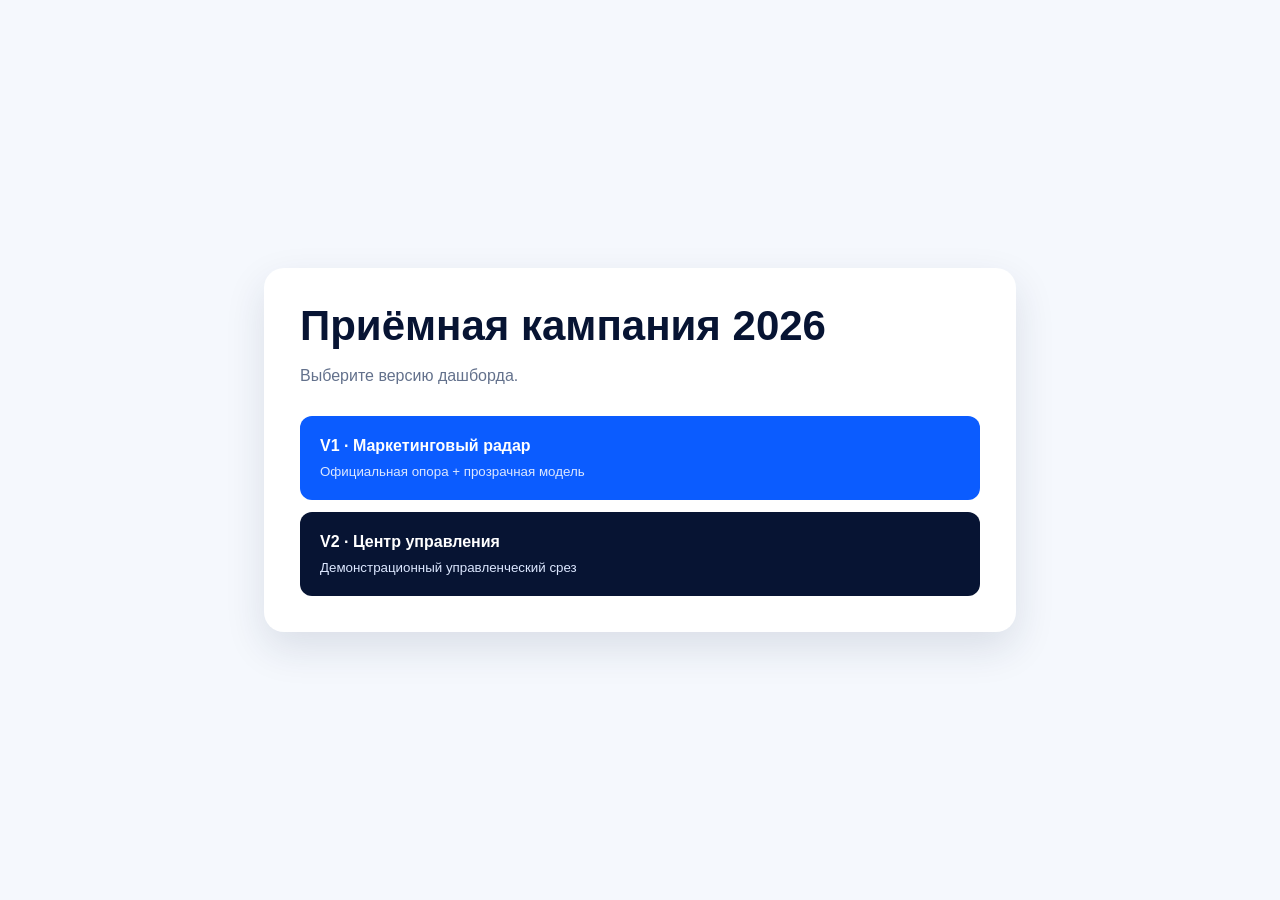
<file: outputs/index.html>
<!doctype html>
<html lang="ru">
  <head>
    <meta charset="utf-8" />
    <meta name="viewport" content="width=device-width, initial-scale=1" />
    <title>Дашборды приёмной кампании 2026</title>
    <style>
      body { margin: 0; min-height: 100vh; display: grid; place-items: center; padding: 24px; box-sizing: border-box; background: #f5f8fd; color: #071433; font: 16px/1.5 Arial, sans-serif; }
      main { width: min(680px, 100%); padding: 36px; border-radius: 20px; background: #fff; box-shadow: 0 16px 40px rgba(21, 41, 77, .12); }
      h1 { margin: 0 0 10px; font-size: clamp(28px, 6vw, 42px); line-height: 1.05; }
      p { color: #63718c; }
      nav { display: grid; gap: 12px; margin-top: 28px; }
      a { display: block; padding: 18px 20px; border-radius: 12px; background: #0b5cff; color: #fff; font-weight: 700; text-decoration: none; }
      a + a { background: #071433; }
      small { display: block; margin-top: 4px; color: #dce7ff; font-weight: 400; }
    </style>
  </head>
  <body>
    <main>
      <h1>Приёмная кампания 2026</h1>
      <p>Выберите версию дашборда.</p>
      <nav>
        <a href="./dashboard-v1/">V1 · Маркетинговый радар<small>Официальная опора + прозрачная модель</small></a>
        <a href="./dashboard-v2/">V2 · Центр управления<small>Демонстрационный управленческий срез</small></a>
      </nav>
    </main>
  </body>
</html>
</file>
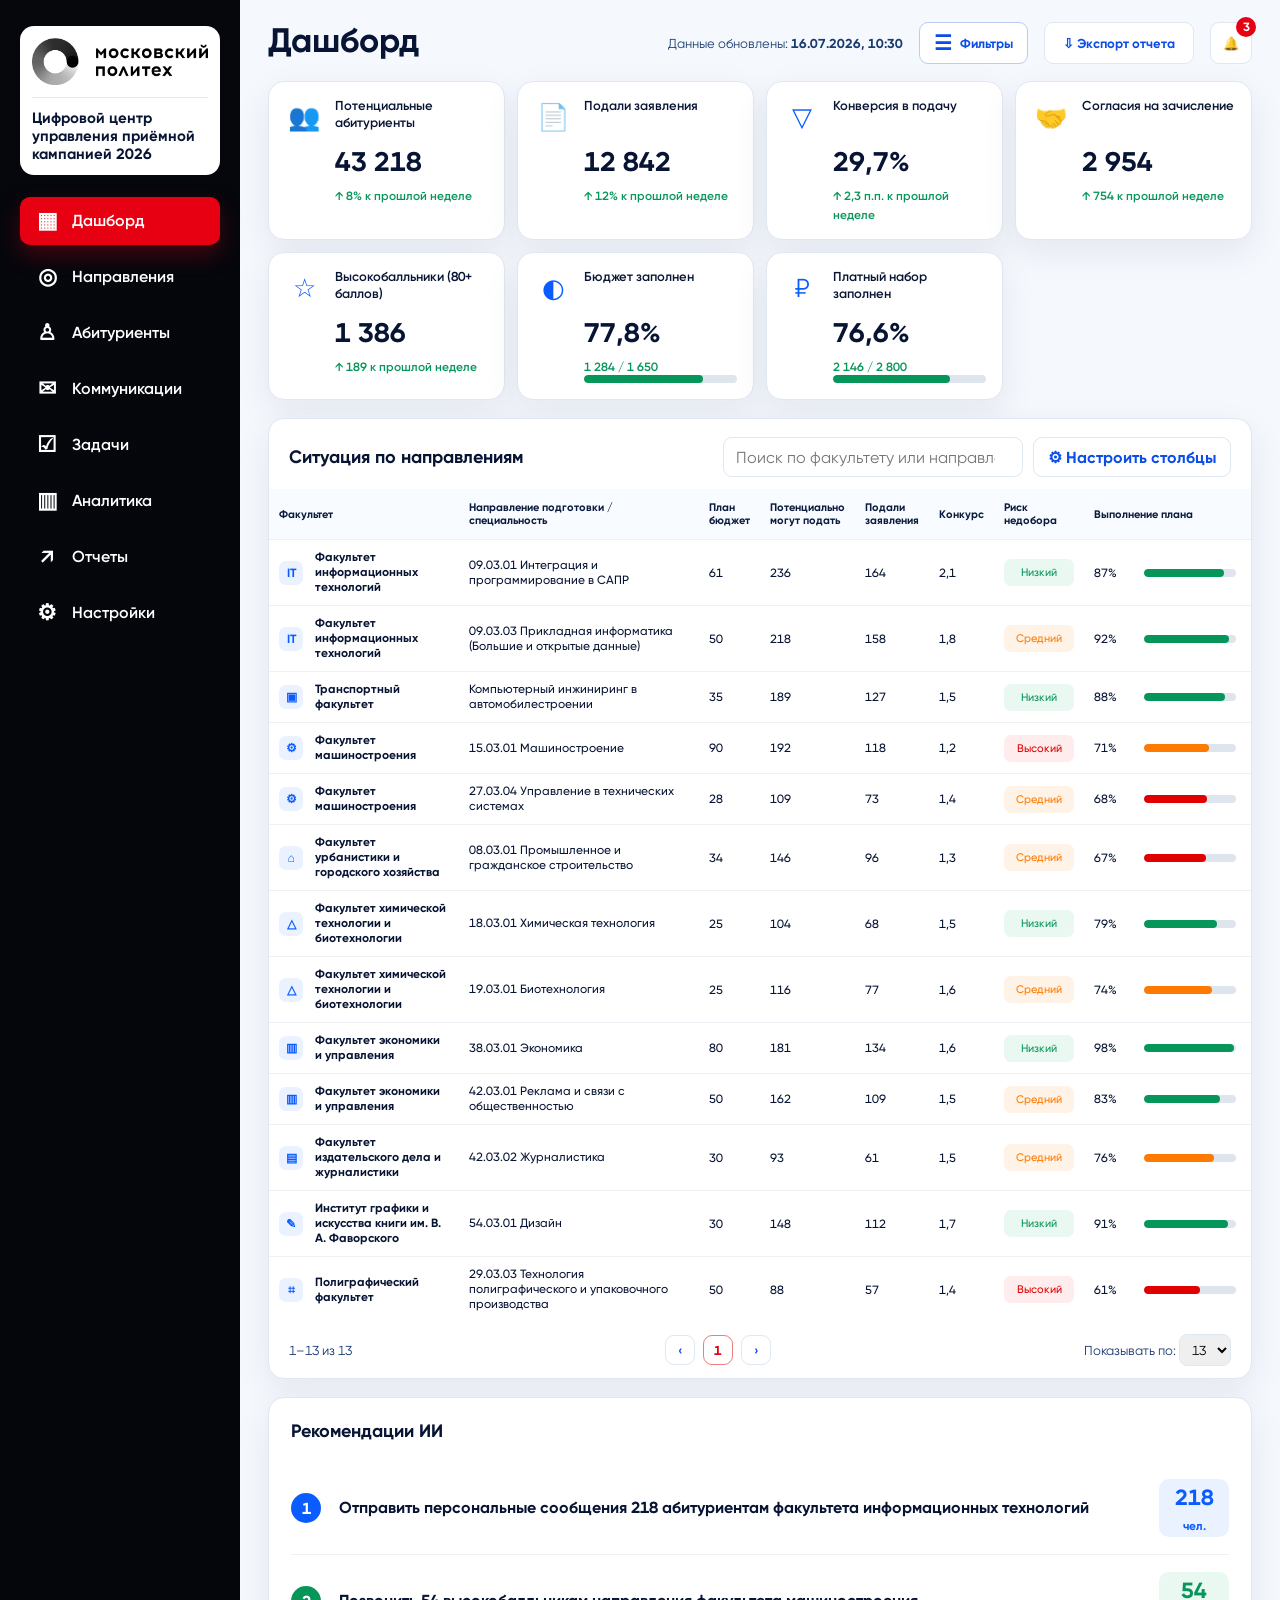
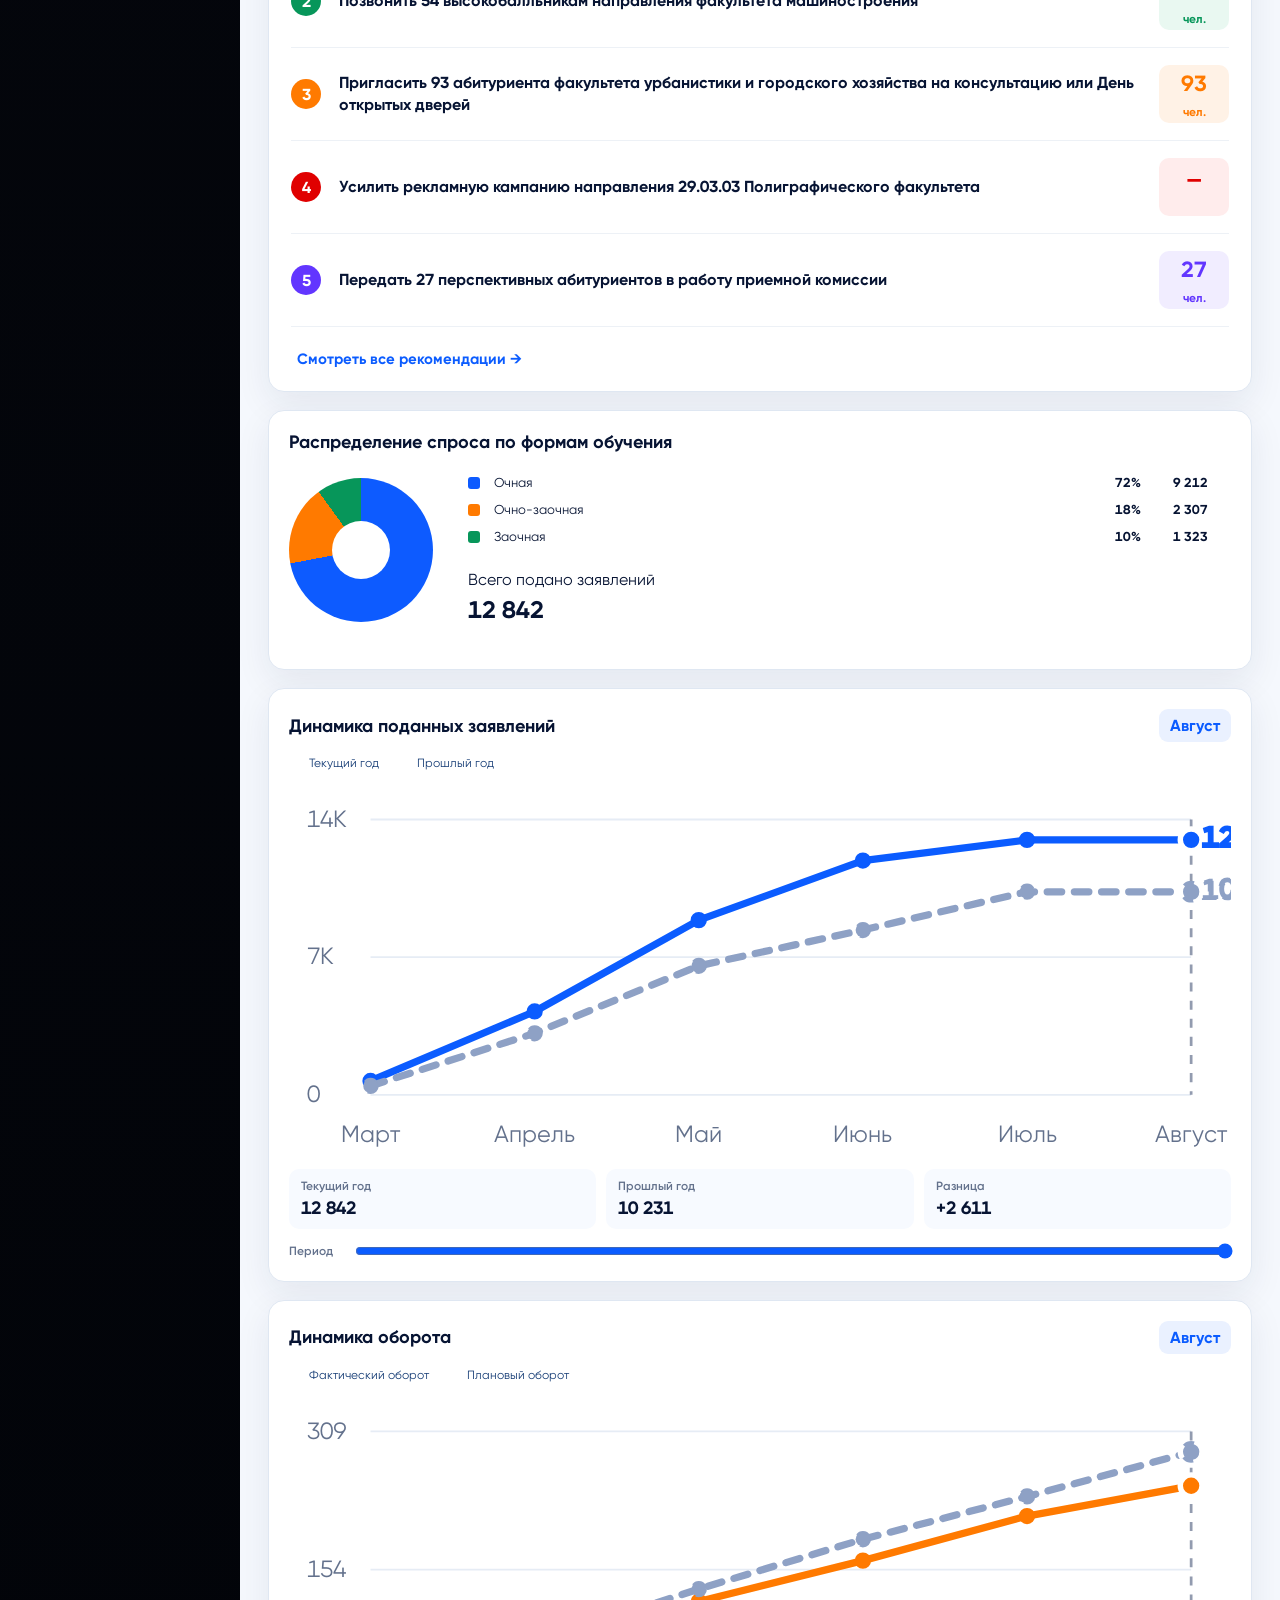
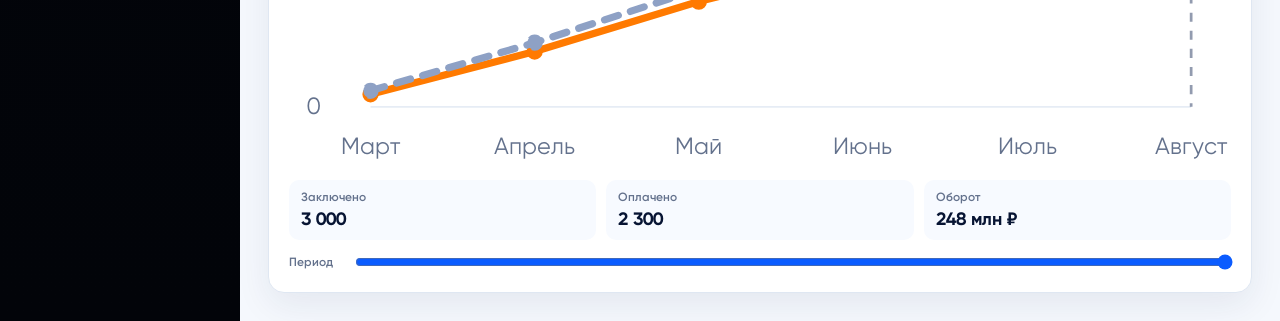
<file: outputs/dashboard-v1/index.html>
<!doctype html>
<html lang="ru">
  <head>
    <meta charset="utf-8" />
    <meta name="viewport" content="width=device-width, initial-scale=1" />
    <title>Центр приёмной кампании</title>
    <link rel="stylesheet" href="./src/styles.css?v=ux3" />
  </head>
  <body>
    <div class="app-shell">
      <aside class="sidebar" aria-label="Навигация">
        <div class="brand">
          <img src="./assets/polytech_logo_main_RGB_RUS.png" alt="Московский Политех" />
          <span>Цифровой центр управления приёмной кампанией 2026</span>
        </div>

        <button id="toggleNavigation" class="nav-toggle" type="button" aria-expanded="false" aria-controls="mainNavigation"><span aria-hidden="true">☰</span> Разделы</button>

        <nav id="mainNavigation" class="main-nav" aria-label="Разделы">
          <button class="nav-item active" type="button"><span>▦</span>Дашборд</button>
          <button class="nav-item" type="button"><span>◎</span>Направления</button>
          <button class="nav-item" type="button"><span>♙</span>Абитуриенты</button>
          <button class="nav-item" type="button"><span>✉</span>Коммуникации</button>
          <button class="nav-item" type="button"><span>☑</span>Задачи</button>
          <button class="nav-item" type="button"><span>▥</span>Аналитика</button>
          <button class="nav-item" type="button"><span>↗</span>Отчеты</button>
          <button class="nav-item" type="button"><span>⚙</span>Настройки</button>
        </nav>

      </aside>

      <main class="workspace">
        <header class="topbar">
          <div>
            <h1>Дашборд</h1>
          </div>
          <div class="topbar-actions">
            <span>Данные обновлены: <strong>16.07.2026, 10:30</strong></span>
            <button id="toggleFilters" class="filter-button" type="button" aria-expanded="false" aria-controls="filtersPanel"><span aria-hidden="true">☰</span> Фильтры</button>
            <button id="exportReport" class="ghost-button" type="button">⇩ Экспорт отчета</button>
            <button class="bell-button" type="button" aria-label="Уведомления">🔔<b>3</b></button>
          </div>
        </header>

        <section id="filtersPanel" class="filters filters-main hidden" aria-label="Фильтры направлений">
          <div class="filters-head">
            <div>
              <h2>Фильтры направлений</h2>
              <p>Применяются к таблице и выгрузке</p>
            </div>
            <div class="filter-panel-actions">
              <button id="resetFilters" type="button">Сбросить все</button>
              <button id="closeFilters" class="close-filters" type="button" aria-label="Закрыть фильтры">✕</button>
            </div>
          </div>

          <label>
            Факультет
            <select id="facultyFilter"></select>
          </label>
          <label>
            Направление подготовки
            <select id="programFilter"></select>
          </label>
          <label>
            Форма обучения
            <select id="formFilter"></select>
          </label>
          <label>
            Уровень риска
            <select id="riskFilter"></select>
          </label>
          <label>
            Источник лида
            <select id="sourceFilter"></select>
          </label>
          <label>
            Статус лида
            <select id="statusFilter"></select>
          </label>
        </section>

        <section id="metrics" class="metrics" aria-label="Ключевые показатели"></section>

        <section class="main-grid">
          <section class="table-card" aria-labelledby="tableTitle">
            <div class="section-head">
              <div>
                <h2 id="tableTitle">Ситуация по направлениям</h2>
              </div>
              <div class="table-tools">
                <input id="searchInput" type="search" placeholder="Поиск по факультету или направлению" />
                <button id="toggleColumns" type="button">⚙ Настроить столбцы</button>
              </div>
            </div>
            <div id="columnPanel" class="column-panel hidden" aria-label="Настройка столбцов"></div>
            <div class="table-scroll-hint" aria-hidden="true">↔ Проведите по таблице, чтобы посмотреть все столбцы</div>
            <div class="table-wrap">
              <table>
                <thead>
                  <tr>
                    <th>Факультет</th>
                    <th>Направление подготовки / специальность</th>
                    <th data-col="plan">План бюджет</th>
                    <th data-col="potential">Потенциально могут подать</th>
                    <th data-col="submitted">Подали заявления</th>
                    <th data-col="contest">Конкурс</th>
                    <th data-col="risk">Риск недобора</th>
                    <th data-col="progress">Выполнение плана</th>
                    <th data-col="action">Следующее действие</th>
                  </tr>
                </thead>
                <tbody id="programRows"></tbody>
              </table>
            </div>
            <div class="table-footer">
              <span id="tableCount"></span>
              <div class="pager" aria-label="Пагинация">
                <button type="button">‹</button>
                <button class="active" type="button">1</button>
                <button type="button">›</button>
              </div>
              <label>
                Показывать по:
                <select id="pageSize">
                  <option>10</option>
                  <option selected>13</option>
                  <option>25</option>
                </select>
              </label>
            </div>
          </section>

          <aside class="recommendations" aria-labelledby="recTitle">
            <h2 id="recTitle">Рекомендации ИИ</h2>
            <div id="recommendations"></div>
            <button id="showAllRecommendations" class="link-button" type="button">Смотреть все рекомендации →</button>
          </aside>
        </section>

        <section class="charts">
          <article class="chart-card">
            <h2>Распределение спроса по формам обучения</h2>
            <div class="donut-layout">
              <div id="formDonut" class="donut" role="img" aria-label="Распределение заявлений по формам обучения"></div>
              <div id="formLegend" class="legend"></div>
            </div>
          </article>

          <article class="chart-card">
            <div class="chart-head">
              <h2>Динамика поданных заявлений</h2>
              <span id="applicationsSelectedLabel"></span>
            </div>
            <div id="applicationsChart" class="line-chart"></div>
            <div id="applicationsSummary" class="chart-summary"></div>
            <label class="chart-range">
              <span>Период</span>
              <input id="applicationsRange" type="range" min="0" max="5" value="5" />
            </label>
          </article>

          <article class="chart-card payment-card">
            <div class="chart-head">
              <h2>Динамика оборота</h2>
              <span id="paymentsSelectedLabel"></span>
            </div>
            <div id="paymentsChart" class="line-chart"></div>
            <div id="paymentsSummary" class="chart-summary"></div>
            <label class="chart-range">
              <span>Период</span>
              <input id="paymentsRange" type="range" min="0" max="5" value="5" />
            </label>
          </article>
        </section>
      </main>
    </div>

    <script src="./src/data.js?v=ux3"></script>
    <script src="./src/app.js?v=ux3"></script>
  </body>
</html>
</file>
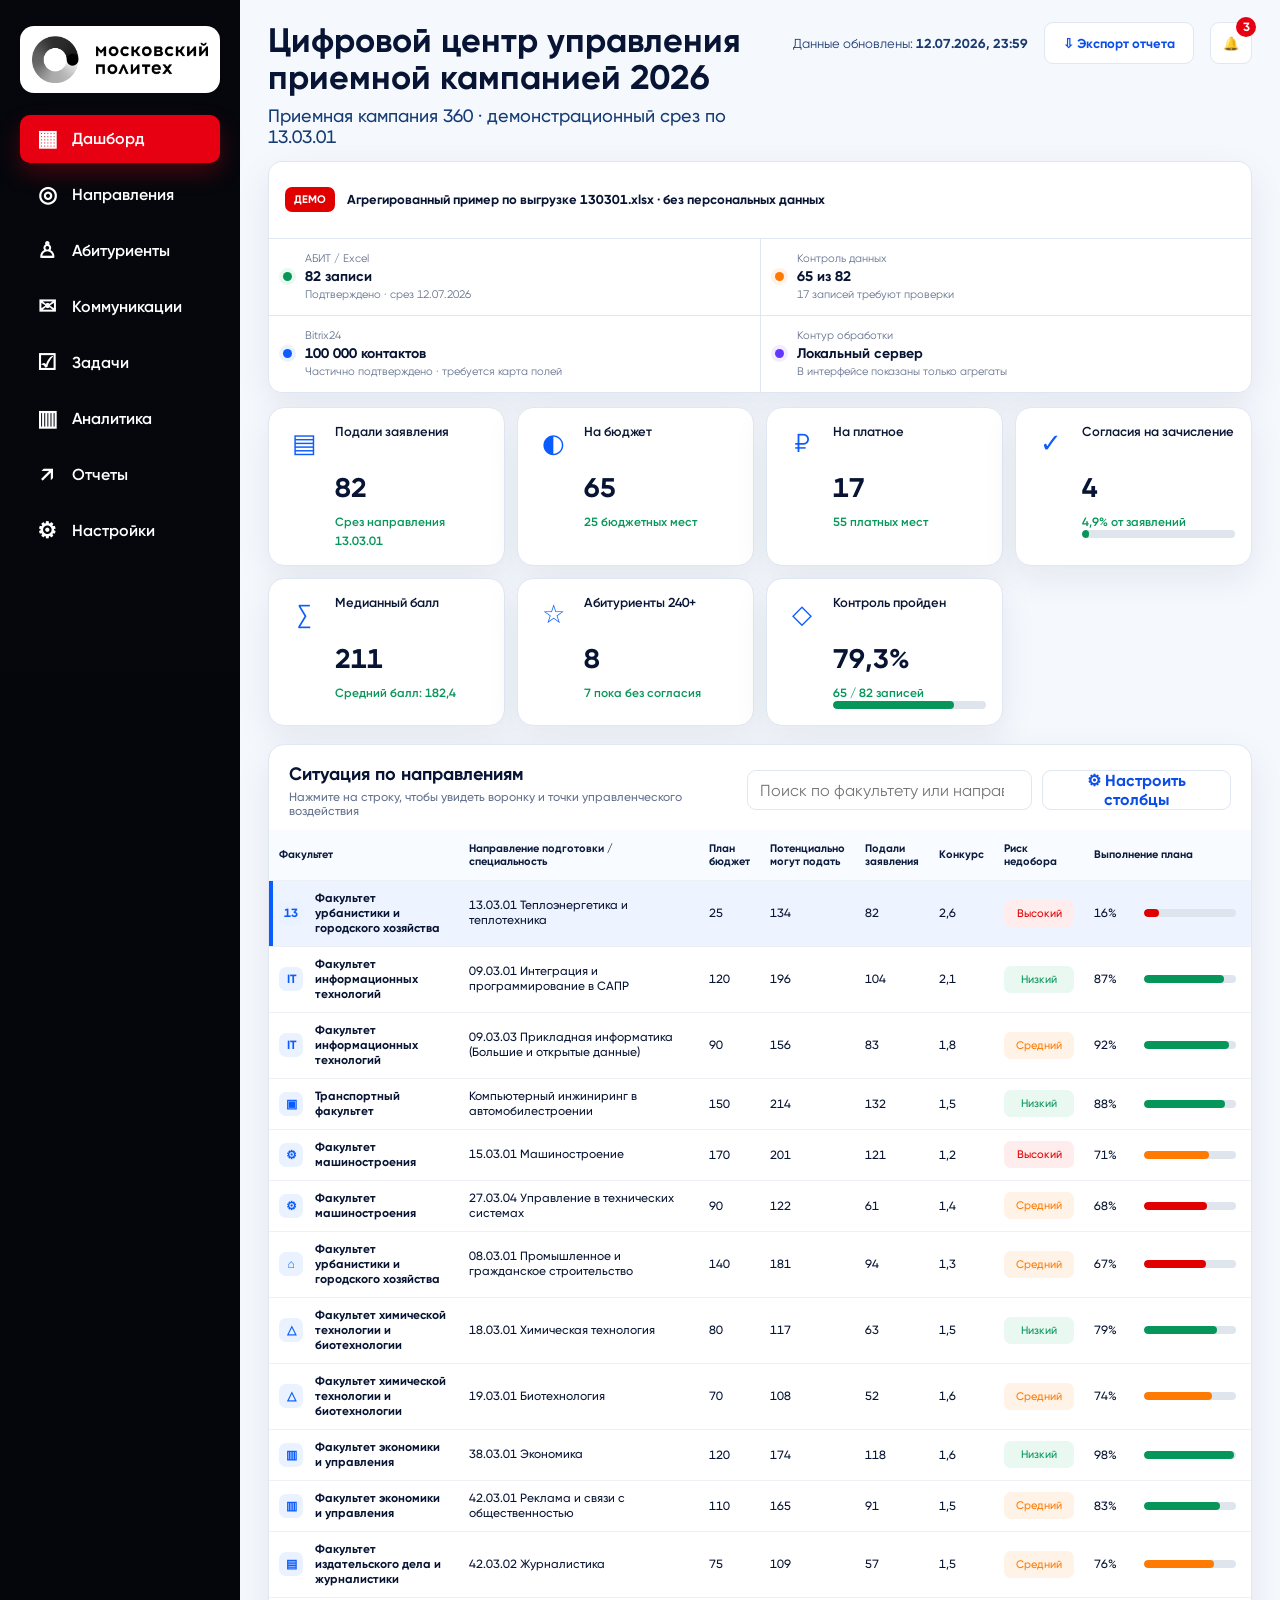
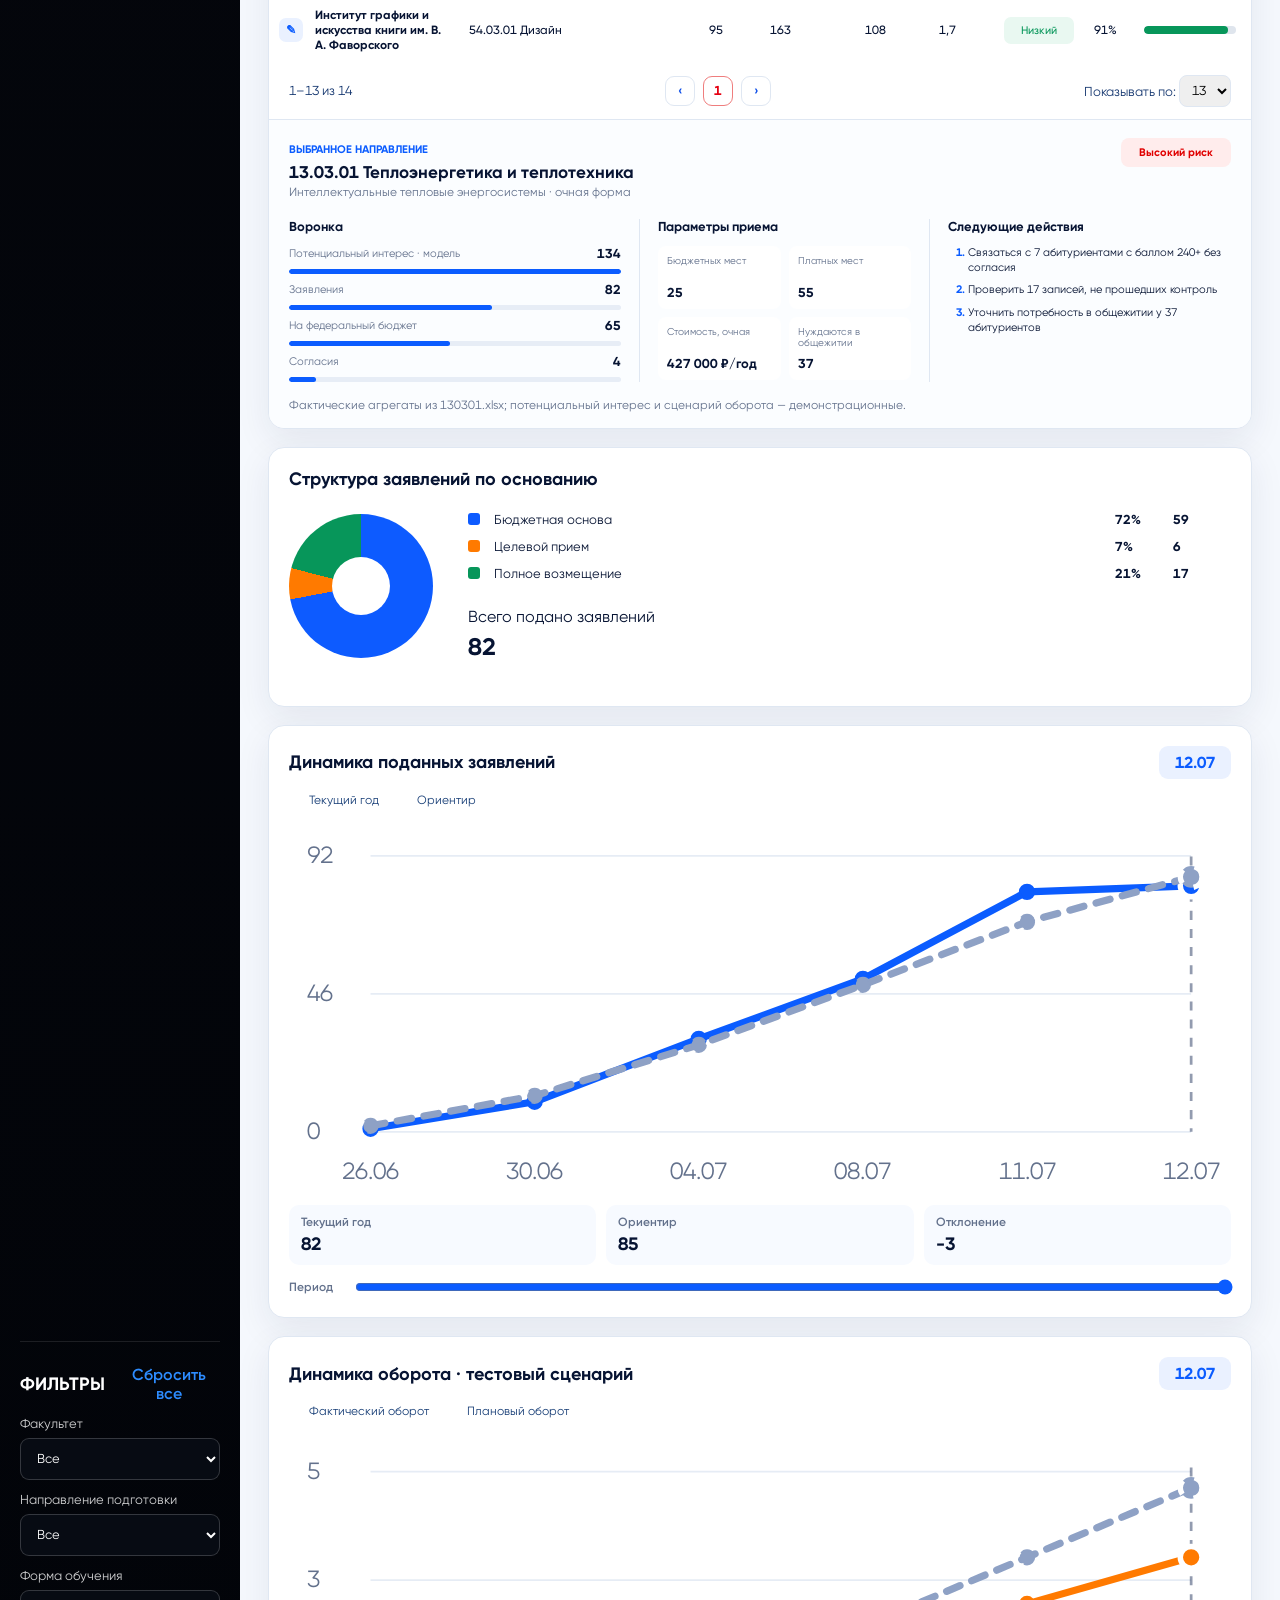
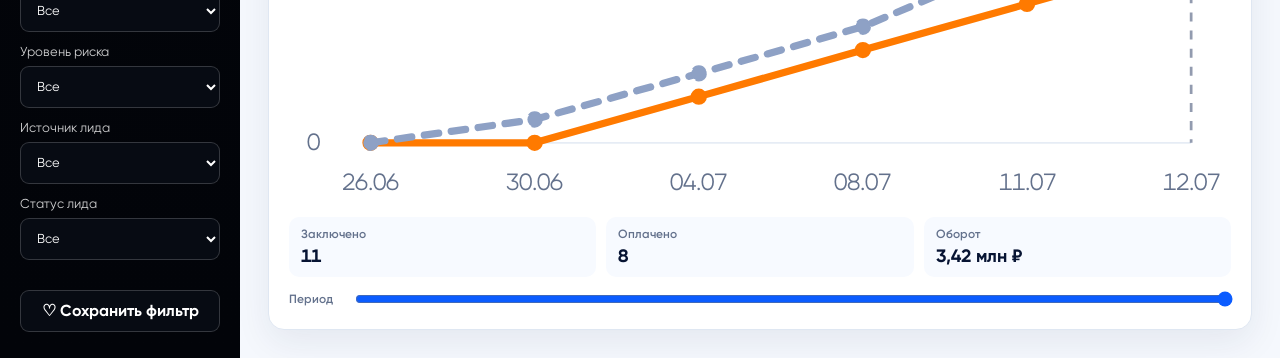
<file: outputs/dashboard-v2/index.html>
<!doctype html>
<html lang="ru">
  <head>
    <meta charset="utf-8" />
    <meta name="viewport" content="width=device-width, initial-scale=1" />
    <title>Приемная кампания 360</title>
    <link rel="stylesheet" href="./src/styles.css" />
  </head>
  <body>
    <div class="app-shell">
      <aside class="sidebar" aria-label="Навигация">
        <div class="brand">
          <img src="./assets/polytech_logo_main_RGB_RUS.png" alt="Московский Политех" />
        </div>

        <nav class="main-nav" aria-label="Разделы">
          <button class="nav-item active" type="button"><span>▦</span>Дашборд</button>
          <button class="nav-item" type="button"><span>◎</span>Направления</button>
          <button class="nav-item" type="button"><span>♙</span>Абитуриенты</button>
          <button class="nav-item" type="button"><span>✉</span>Коммуникации</button>
          <button class="nav-item" type="button"><span>☑</span>Задачи</button>
          <button class="nav-item" type="button"><span>▥</span>Аналитика</button>
          <button class="nav-item" type="button"><span>↗</span>Отчеты</button>
          <button class="nav-item" type="button"><span>⚙</span>Настройки</button>
        </nav>

        <section class="filters" aria-label="Фильтры">
          <div class="filters-head">
            <h2>Фильтры</h2>
            <button id="resetFilters" type="button">Сбросить все</button>
          </div>

          <label>
            Факультет
            <select id="facultyFilter"></select>
          </label>
          <label>
            Направление подготовки
            <select id="programFilter"></select>
          </label>
          <label>
            Форма обучения
            <select id="formFilter"></select>
          </label>
          <label>
            Уровень риска
            <select id="riskFilter"></select>
          </label>
          <label>
            Источник лида
            <select id="sourceFilter"></select>
          </label>
          <label>
            Статус лида
            <select id="statusFilter"></select>
          </label>
        </section>

        <button class="save-filter" type="button">♡ Сохранить фильтр</button>
      </aside>

      <main class="workspace">
        <header class="topbar">
          <div>
            <h1>Цифровой центр управления приемной кампанией 2026</h1>
            <p>Приемная кампания 360 · демонстрационный срез по 13.03.01</p>
          </div>
          <div class="topbar-actions">
            <span>Данные обновлены: <strong>12.07.2026, 23:59</strong></span>
            <button id="exportReport" class="ghost-button" type="button">⇩ Экспорт отчета</button>
            <button class="bell-button" type="button" aria-label="Уведомления">🔔<b>3</b></button>
          </div>
        </header>

        <section id="sourceHealth" class="source-health" aria-label="Состояние источников данных"></section>

        <section id="metrics" class="metrics" aria-label="Ключевые показатели"></section>

        <section class="main-grid">
          <section class="table-card" aria-labelledby="tableTitle">
            <div class="section-head">
              <div>
                <h2 id="tableTitle">Ситуация по направлениям</h2>
                <p>Нажмите на строку, чтобы увидеть воронку и точки управленческого воздействия</p>
              </div>
              <div class="table-tools">
                <input id="searchInput" type="search" placeholder="Поиск по факультету или направлению" />
                <button id="toggleColumns" type="button">⚙ Настроить столбцы</button>
              </div>
            </div>
            <div id="columnPanel" class="column-panel hidden" aria-label="Настройка столбцов"></div>
            <div class="table-wrap">
              <table>
                <thead>
                  <tr>
                    <th>Факультет</th>
                    <th>Направление подготовки / специальность</th>
                    <th data-col="plan">План бюджет</th>
                    <th data-col="potential">Потенциально могут подать</th>
                    <th data-col="submitted">Подали заявления</th>
                    <th data-col="contest">Конкурс</th>
                    <th data-col="risk">Риск недобора</th>
                    <th data-col="progress">Выполнение плана</th>
                    <th data-col="action">Следующее действие</th>
                  </tr>
                </thead>
                <tbody id="programRows"></tbody>
              </table>
            </div>
            <div class="table-footer">
              <span id="tableCount"></span>
              <div class="pager" aria-label="Пагинация">
                <button type="button">‹</button>
                <button class="active" type="button">1</button>
                <button type="button">›</button>
              </div>
              <label>
                Показывать по:
                <select id="pageSize">
                  <option>10</option>
                  <option selected>13</option>
                  <option>25</option>
                </select>
              </label>
            </div>
            <section id="programDetail" class="program-detail" aria-live="polite"></section>
          </section>

          <aside class="recommendations" aria-labelledby="recTitle">
            <div class="recommendations-head">
              <div>
                <h2 id="recTitle">Управленческая сводка</h2>
                <p>Формат 3 риска / 3 действия / 3 цифры</p>
              </div>
              <span>ИИ</span>
            </div>
            <div class="summary-tabs" role="tablist" aria-label="Разделы управленческой сводки">
              <button type="button" data-summary="risks" role="tab">Риски</button>
              <button type="button" data-summary="actions" role="tab" aria-selected="true">Действия</button>
              <button type="button" data-summary="numbers" role="tab">Цифры</button>
            </div>
            <div id="recommendations"></div>
            <button id="showAllRecommendations" class="link-button" type="button">Открыть очередь действий →</button>
          </aside>
        </section>

        <section class="charts">
          <article class="chart-card">
            <h2>Структура заявлений по основанию</h2>
            <div class="donut-layout">
              <div id="formDonut" class="donut" role="img" aria-label="Распределение заявлений по формам обучения"></div>
              <div id="formLegend" class="legend"></div>
            </div>
          </article>

          <article class="chart-card">
            <div class="chart-head">
              <h2>Динамика поданных заявлений</h2>
              <span id="applicationsSelectedLabel"></span>
            </div>
            <div id="applicationsChart" class="line-chart"></div>
            <div id="applicationsSummary" class="chart-summary"></div>
            <label class="chart-range">
              <span>Период</span>
              <input id="applicationsRange" type="range" min="0" max="5" value="5" />
            </label>
          </article>

          <article class="chart-card payment-card">
            <div class="chart-head">
              <h2>Динамика оборота · тестовый сценарий</h2>
              <span id="paymentsSelectedLabel"></span>
            </div>
            <div id="paymentsChart" class="line-chart"></div>
            <div id="paymentsSummary" class="chart-summary"></div>
            <label class="chart-range">
              <span>Период</span>
              <input id="paymentsRange" type="range" min="0" max="5" value="5" />
            </label>
          </article>
        </section>
      </main>
    </div>

    <script src="./src/data.js"></script>
    <script src="./src/app.js"></script>
  </body>
</html>
</file>
<file: outputs/dashboard-v1/src/styles.css>
:root {
  --font-main: "Gilroy", "Segoe UI", Arial, sans-serif;
  color-scheme: light;
  --bg: #f5f8fd;
  --surface: #ffffff;
  --surface-soft: #f7faff;
  --ink: #071433;
  --muted: #63718c;
  --line: #dfe7f2;
  --blue: #0b5cff;
  --blue-soft: #eaf1ff;
  --green: #07965a;
  --green-soft: #e9f8f1;
  --orange: #ff7a00;
  --orange-soft: #fff2e6;
  --red: #e00000;
  --red-soft: #ffecec;
  --violet: #6236ff;
  --shadow: 0 12px 35px rgba(21, 41, 77, 0.08);
  font-family: var(--font-main);
  font-variant-numeric: tabular-nums;
}

@font-face {
  font-family: "Gilroy";
  src: url("../assets/fonts/Gilroy-Regular.otf") format("opentype");
  font-weight: 400;
  font-style: normal;
  font-display: swap;
}

@font-face {
  font-family: "Gilroy";
  src: url("../assets/fonts/Gilroy-Medium.otf") format("opentype");
  font-weight: 500;
  font-style: normal;
  font-display: swap;
}

@font-face {
  font-family: "Gilroy";
  src: url("../assets/fonts/Gilroy-SemiBold.otf") format("opentype");
  font-weight: 600;
  font-style: normal;
  font-display: swap;
}

@font-face {
  font-family: "Gilroy";
  src: url("../assets/fonts/Gilroy-Bold.otf") format("opentype");
  font-weight: 700;
  font-style: normal;
  font-display: swap;
}

* {
  box-sizing: border-box;
}

body {
  margin: 0;
  min-width: 1180px;
  color: var(--ink);
  background: var(--bg);
  font-family: var(--font-main);
}

button,
input,
select {
  font: inherit;
}

button {
  cursor: pointer;
}

.app-shell {
  display: grid;
  grid-template-columns: 280px minmax(980px, 1fr);
  min-height: 100vh;
}

.sidebar {
  display: flex;
  flex-direction: column;
  gap: 22px;
  padding: 26px 20px;
  color: #ffffff;
  background: linear-gradient(180deg, #05070d 0%, #020409 100%);
}

.brand {
  display: grid;
  align-items: center;
  min-height: 66px;
}

.brand img {
  display: block;
  width: 214px;
  max-width: 100%;
  padding: 10px 12px;
  border-radius: 14px;
  background: #ffffff;
}

.main-nav {
  display: grid;
  gap: 8px;
}

.nav-toggle {
  display: none;
}

.nav-item {
  display: flex;
  align-items: center;
  gap: 14px;
  width: 100%;
  min-height: 48px;
  padding: 0 16px;
  border: 0;
  border-radius: 10px;
  color: #ffffff;
  background: transparent;
  text-align: left;
  font-weight: 600;
}

.nav-item span {
  width: 22px;
  text-align: center;
  font-size: 22px;
}

.nav-item.active {
  background: #e60012;
  box-shadow: 0 10px 22px rgba(230, 0, 18, 0.28);
}

.filters {
  display: grid;
  gap: 12px;
  margin-top: auto;
  padding-top: 22px;
  border-top: 1px solid rgba(255, 255, 255, 0.1);
}

.filters-head {
  display: flex;
  align-items: center;
  justify-content: space-between;
  gap: 12px;
}

.filters h2 {
  margin: 0;
  font-size: 18px;
  text-transform: uppercase;
}

.filters button {
  border: 0;
  color: #2d8cff;
  background: transparent;
  font-weight: 600;
}

.filters label {
  display: grid;
  gap: 7px;
  color: rgba(255, 255, 255, 0.82);
  font-size: 13px;
}

.filters select,
.save-filter {
  width: 100%;
  height: 42px;
  border: 1px solid rgba(255, 255, 255, 0.18);
  border-radius: 9px;
  color: #ffffff;
  background: #070b13;
  padding: 0 12px;
}

.save-filter {
  margin-top: 8px;
  font-weight: 700;
}

.workspace {
  padding: 22px 28px 28px;
}

.topbar {
  display: flex;
  align-items: flex-start;
  justify-content: space-between;
  gap: 28px;
  margin-bottom: 14px;
}

.topbar h1 {
  margin: 0 0 8px;
  font-size: 34px;
  line-height: 1.1;
  letter-spacing: 0;
  font-weight: 700;
}

.topbar p {
  margin: 0;
  color: #153c75;
  font-size: 18px;
  font-weight: 500;
}

.topbar-actions {
  display: flex;
  align-items: center;
  gap: 16px;
  color: #193b70;
  font-size: 13px;
  white-space: nowrap;
}

.ghost-button,
.bell-button,
.table-tools button,
.pager button,
.link-button {
  border: 1px solid var(--line);
  border-radius: 9px;
  color: #0b4de8;
  background: var(--surface);
  font-weight: 700;
}

.ghost-button {
  height: 42px;
  padding: 0 18px;
}

.bell-button {
  position: relative;
  width: 42px;
  height: 42px;
}

.bell-button b {
  position: absolute;
  top: -6px;
  right: -5px;
  display: grid;
  place-items: center;
  width: 20px;
  height: 20px;
  border-radius: 50%;
  color: #ffffff;
  background: #e60012;
  font-size: 12px;
}

.metrics {
  display: grid;
  grid-template-columns: repeat(7, minmax(0, 1fr));
  gap: 12px;
  margin-bottom: 18px;
}

.metric-card,
.table-card,
.recommendations,
.chart-card {
  border: 1px solid var(--line);
  border-radius: 16px;
  background: var(--surface);
  box-shadow: var(--shadow);
}

.metric-card {
  display: grid;
  grid-template-columns: 40px 1fr;
  gap: 10px;
  min-height: 128px;
  padding: 16px;
}

.metric-icon {
  display: grid;
  place-items: center;
  width: 38px;
  height: 38px;
  color: var(--blue);
  font-size: 26px;
}

.metric-card p {
  min-height: 38px;
  margin: 0 0 12px;
  font-size: 13px;
  font-weight: 600;
  line-height: 1.25;
}

.metric-card strong {
  display: block;
  margin-bottom: 10px;
  font-size: 27px;
  line-height: 1;
  font-weight: 700;
  white-space: nowrap;
}

.metric-card span {
  color: var(--green);
  font-size: 12px;
  font-weight: 600;
}

.metric-secondary {
  display: none;
}

.mini-progress,
.progress-track {
  height: 8px;
  overflow: hidden;
  border-radius: 20px;
  background: #dfe5ed;
}

.mini-progress i,
.progress-track i {
  display: block;
  height: 100%;
  border-radius: inherit;
  background: var(--green);
}

.main-grid {
  display: grid;
  grid-template-columns: minmax(0, 1fr) 360px;
  gap: 18px;
}

.table-card {
  overflow: hidden;
}

.section-head {
  display: flex;
  align-items: center;
  justify-content: space-between;
  gap: 14px;
  padding: 18px 20px 12px;
}

.section-head h2,
.recommendations h2,
.chart-card h2 {
  margin: 0;
  font-size: 18px;
}

.table-tools {
  display: flex;
  gap: 10px;
}

.table-tools input {
  width: 300px;
  height: 40px;
  border: 1px solid var(--line);
  border-radius: 9px;
  padding: 0 12px;
}

.table-tools button {
  height: 40px;
  padding: 0 14px;
}

.column-panel {
  display: flex;
  flex-wrap: wrap;
  gap: 14px;
  padding: 0 20px 12px;
  color: var(--muted);
  font-size: 13px;
}

.column-panel.hidden,
.hidden-col {
  display: none;
}

.table-wrap {
  overflow-x: auto;
}

.table-scroll-hint {
  display: none;
}

table {
  width: 100%;
  border-collapse: collapse;
  font-size: 12px;
}

th {
  padding: 12px 10px;
  color: #0b1b3e;
  background: #f8fbff;
  text-align: left;
  font-size: 11px;
}

td {
  padding: 10px;
  border-top: 1px solid #edf1f6;
  vertical-align: middle;
  font-weight: 500;
}

.faculty-cell {
  display: grid;
  grid-template-columns: 28px 1fr;
  gap: 8px;
  align-items: center;
  min-width: 170px;
}

.faculty-cell span {
  display: grid;
  place-items: center;
  width: 24px;
  height: 24px;
  border-radius: 7px;
  color: var(--blue);
  background: var(--blue-soft);
  font-size: 12px;
  font-weight: 800;
}

.faculty-cell b,
.program-name {
  line-height: 1.25;
}

.program-name {
  min-width: 240px;
}

.risk {
  display: inline-block;
  min-width: 70px;
  padding: 7px 8px;
  border-radius: 7px;
  text-align: center;
  font-size: 11px;
}

.risk-low {
  color: var(--green);
  background: var(--green-soft);
}

.risk-medium {
  color: var(--orange);
  background: var(--orange-soft);
}

.risk-high {
  color: var(--red);
  background: var(--red-soft);
}

.progress-cell {
  display: grid;
  grid-template-columns: 42px 92px;
  align-items: center;
  gap: 8px;
}

.progress-track .good {
  background: var(--green);
}

.progress-track .warning {
  background: var(--orange);
}

.progress-track .danger {
  background: var(--red);
}

.action-icon {
  margin-right: 8px;
  color: var(--blue);
}

.table-footer {
  display: flex;
  align-items: center;
  justify-content: space-between;
  padding: 12px 20px;
  color: #14366f;
  font-size: 13px;
}

.pager {
  display: flex;
  gap: 8px;
}

.pager button {
  width: 30px;
  height: 30px;
}

.pager .active {
  border-color: #ef7d7d;
  color: #e60012;
}

.table-footer select {
  height: 32px;
  border: 1px solid var(--line);
  border-radius: 8px;
  padding: 0 8px;
}

.recommendations {
  padding: 22px;
}

.recommendations h2 {
  margin-bottom: 20px;
}

.rec-item {
  display: grid;
  grid-template-columns: 34px 1fr 70px;
  gap: 14px;
  align-items: center;
  padding: 17px 0;
  border-bottom: 1px solid #edf1f6;
}

.rec-number {
  display: grid;
  place-items: center;
  width: 30px;
  height: 30px;
  border-radius: 50%;
  color: #ffffff;
  background: var(--blue);
  font-weight: 800;
}

.rec-item.green .rec-number {
  background: var(--green);
}

.rec-item.orange .rec-number {
  background: var(--orange);
}

.rec-item.red .rec-number {
  background: var(--red);
}

.rec-item.violet .rec-number {
  background: var(--violet);
}

.rec-item p {
  margin: 0;
  line-height: 1.4;
  font-weight: 700;
}

.rec-item strong {
  display: grid;
  place-items: center;
  min-height: 58px;
  border-radius: 10px;
  color: var(--blue);
  background: var(--blue-soft);
  font-size: 22px;
}

.rec-item.green strong {
  color: var(--green);
  background: var(--green-soft);
}

.rec-item.orange strong {
  color: var(--orange);
  background: var(--orange-soft);
}

.rec-item.red strong {
  color: var(--red);
  background: var(--red-soft);
}

.rec-item.violet strong {
  color: var(--violet);
  background: #f1edff;
}

.rec-item small {
  font-size: 12px;
}

.link-button {
  margin-top: 22px;
  border: 0;
  color: var(--blue);
  background: transparent;
  font-size: 15px;
}

.charts {
  display: grid;
  grid-template-columns: 1fr 1.25fr 1.55fr;
  gap: 18px;
  margin-top: 18px;
}

.chart-card {
  min-height: 260px;
  padding: 20px;
}

.donut-layout {
  display: grid;
  grid-template-columns: 155px 1fr;
  gap: 24px;
  align-items: center;
  margin-top: 22px;
}

.donut {
  width: 144px;
  height: 144px;
  border-radius: 50%;
  position: relative;
}

.donut::after {
  content: "";
  position: absolute;
  inset: 43px;
  border-radius: 50%;
  background: var(--surface);
}

.legend {
  display: grid;
  gap: 12px;
}

.legend div {
  display: grid;
  grid-template-columns: 16px 1fr 48px 58px;
  gap: 10px;
  align-items: center;
  font-size: 13px;
}

.legend i,
.chart-legend i {
  display: block;
  width: 12px;
  height: 12px;
  border-radius: 3px;
}

.legend b,
.legend em {
  font-style: normal;
  font-weight: 700;
}

.legend p {
  margin: 14px 0 0;
}

.legend p strong {
  display: block;
  margin-top: 6px;
  font-size: 24px;
}

.line-chart {
  margin-top: 14px;
}

.chart-head {
  display: flex;
  align-items: center;
  justify-content: space-between;
  gap: 12px;
}

.chart-head span {
  min-width: 72px;
  padding: 7px 10px;
  border-radius: 9px;
  color: var(--blue);
  background: var(--blue-soft);
  text-align: center;
  font-weight: 700;
}

.chart-legend {
  display: flex;
  flex-wrap: wrap;
  gap: 18px;
  margin-bottom: 6px;
  color: #153c75;
  font-size: 12px;
}

.chart-legend span {
  display: inline-flex;
  align-items: center;
  gap: 8px;
}

.chart-legend .current,
svg .current {
  color: var(--blue);
  stroke: var(--blue);
  fill: var(--blue);
}

.chart-legend .previous,
svg .previous {
  color: #8ea1c5;
  stroke: #8ea1c5;
  fill: #8ea1c5;
}

.chart-legend .agreements,
svg .agreements {
  color: var(--green);
  stroke: var(--green);
  fill: var(--green);
}

.chart-legend .paid,
svg .paid {
  color: var(--blue);
  stroke: var(--blue);
  fill: var(--blue);
}

.chart-legend .turnover,
svg .turnover {
  color: var(--orange);
  stroke: var(--orange);
  fill: var(--orange);
}

svg {
  width: 100%;
  height: auto;
}

svg path {
  fill: none;
  stroke-width: 4;
  stroke-linecap: round;
  stroke-linejoin: round;
}

svg path.current,
svg path.previous,
svg path.agreements,
svg path.paid,
svg path.turnover {
  fill: none;
}

svg .previous {
  stroke-dasharray: 8 7;
}

svg .grid line {
  stroke: #e6ecf5;
  stroke-width: 1;
}

svg .active-month-line {
  stroke: #10234f;
  stroke-width: 1.5;
  stroke-dasharray: 5 5;
  opacity: 0.45;
}

svg .hit-area {
  fill: transparent;
  stroke: transparent;
  cursor: pointer;
}

svg .chart-point-hit {
  cursor: pointer;
}

svg .active-point {
  stroke: #ffffff;
  stroke-width: 3;
}

svg text {
  fill: #63718c;
  font-size: 13px;
}

svg .x-label {
  text-anchor: middle;
}

svg .direct-label {
  font-size: 16px;
  font-weight: 700;
}

.payment-card {
  display: block;
}

.chart-summary {
  display: grid;
  grid-template-columns: repeat(3, minmax(0, 1fr));
  gap: 10px;
  margin-top: 8px;
}

.chart-summary div {
  padding: 10px 12px;
  border-radius: 10px;
  background: var(--surface-soft);
}

.chart-summary span {
  display: block;
  margin-bottom: 4px;
  color: var(--muted);
  font-size: 12px;
  font-weight: 600;
}

.chart-summary strong {
  display: block;
  color: var(--ink);
  font-size: 18px;
  font-weight: 700;
}

.chart-range {
  display: grid;
  grid-template-columns: 54px 1fr;
  align-items: center;
  gap: 10px;
  margin-top: 12px;
  color: var(--muted);
  font-size: 12px;
  font-weight: 600;
}

.chart-range input {
  width: 100%;
  accent-color: var(--blue);
}

.payment-summary p {
  margin: 0;
  font-size: 13px;
}

.payment-summary strong {
  display: block;
  margin-top: 6px;
  color: var(--green);
  font-size: 22px;
}

.payment-summary p:nth-child(2) strong {
  color: var(--blue);
}

.payment-summary p:nth-child(3) strong {
  color: var(--ink);
}

@media (max-width: 1380px) {
  body {
    min-width: 1024px;
  }

  .app-shell {
    grid-template-columns: 240px minmax(780px, 1fr);
  }

  .metrics {
    grid-template-columns: repeat(4, minmax(0, 1fr));
  }

  .main-grid,
  .charts {
    grid-template-columns: 1fr;
  }

  .recommendations {
    display: none;
  }
}

/* Filters are available on demand instead of taking permanent space. */
.brand {
  display: grid;
  gap: 12px;
  width: 100%;
  padding: 12px;
  border-radius: 14px;
  background: #ffffff;
}

.brand span {
  display: block;
  padding-top: 11px;
  border-top: 1px solid #e4e8ef;
  color: #071433;
  font-size: 15px;
  font-weight: 700;
  line-height: 1.2;
  text-align: left;
}

.brand img {
  width: 100%;
  padding: 0;
  border-radius: 0;
}

.workspace {
  position: relative;
}

.filter-button {
  display: inline-flex;
  align-items: center;
  gap: 8px;
  height: 42px;
  padding: 0 14px;
  border: 1px solid #b9ccf3;
  border-radius: 9px;
  color: #0b4de8;
  background: #ffffff;
  font-weight: 700;
}

.filter-button span {
  font-size: 20px;
  line-height: 1;
}

.workspace .filters-main {
  position: absolute;
  z-index: 10;
  top: 106px;
  right: 28px;
  left: 28px;
  display: grid;
  grid-template-columns: repeat(3, minmax(0, 1fr));
  gap: 12px;
  margin: 0;
  padding: 18px;
  border: 1px solid var(--line);
  border-radius: 16px;
  color: var(--ink);
  background: #ffffff;
  box-shadow: 0 20px 50px rgba(12, 30, 64, 0.2);
}

.workspace .filters-main.hidden {
  display: none;
}

.workspace .filters-main .filters-head {
  grid-column: 1 / -1;
  align-items: flex-start;
}

.workspace .filters-main h2 {
  color: var(--ink);
  font-size: 17px;
}

.workspace .filters-main .filters-head p {
  margin: 4px 0 0;
  color: var(--muted);
  font-size: 12px;
}

.workspace .filters-main .filters-head button {
  color: var(--blue);
}

.filter-panel-actions {
  display: flex;
  align-items: center;
  gap: 10px;
}

.workspace .filters-main .close-filters {
  display: grid;
  place-items: center;
  width: 36px;
  height: 36px;
  border: 1px solid var(--line);
  border-radius: 9px;
  color: var(--ink);
  background: var(--surface-soft);
  font-size: 16px;
}

.workspace .filters-main label {
  color: var(--muted);
  font-size: 12px;
}

.workspace .filters-main select {
  height: 42px;
  border: 1px solid var(--line);
  color: var(--ink);
  background: #ffffff;
}

@media (max-width: 1380px) {
  .recommendations {
    display: block;
  }

}

@media (max-width: 760px) {
  body {
    min-width: 0;
  }

  .app-shell {
    display: block;
  }

  .sidebar {
    gap: 12px;
    padding: 12px;
  }

  .brand {
    min-height: 50px;
    grid-template-columns: 145px 1fr;
    align-items: center;
    padding: 10px 12px;
  }

  .brand img {
    width: 100%;
  }

  .brand span {
    padding: 0 0 0 12px;
    border-top: 0;
    border-left: 1px solid #e4e8ef;
    font-size: 12px;
    line-height: 1.25;
  }

  .nav-toggle {
    display: flex;
    align-items: center;
    justify-content: center;
    gap: 9px;
    width: 100%;
    min-height: 42px;
    border: 1px solid rgba(255, 255, 255, 0.18);
    border-radius: 10px;
    color: #ffffff;
    background: #0b0f18;
    font-weight: 700;
  }

  .nav-toggle span {
    font-size: 20px;
  }

  .main-nav {
    display: none;
    gap: 8px;
    padding: 6px;
    border: 1px solid rgba(255, 255, 255, 0.1);
    border-radius: 12px;
    background: #070a11;
  }

  .main-nav.open {
    display: grid;
  }

  .nav-item {
    width: 100%;
    min-height: 40px;
    padding: 0 12px;
    gap: 7px;
    font-size: 13px;
  }

  .nav-item span {
    width: auto;
    font-size: 17px;
  }

  .workspace {
    padding: 18px 12px 24px;
  }

  .topbar {
    display: grid;
    gap: 14px;
  }

  .topbar h1 {
    font-size: 25px;
  }

  .topbar p {
    font-size: 14px;
  }

  .topbar-actions {
    flex-wrap: wrap;
    gap: 8px;
    white-space: normal;
  }

  .topbar-actions > span {
    flex-basis: 100%;
  }

  .filter-button,
  .ghost-button {
    flex: 1;
    justify-content: center;
    padding: 0 10px;
  }

  .workspace .filters-main {
    top: 126px;
    right: 12px;
    left: 12px;
    grid-template-columns: 1fr;
    max-height: calc(100vh - 145px);
    overflow-y: auto;
    padding: 16px;
  }

  .metrics {
    grid-template-columns: repeat(2, minmax(0, 1fr));
    gap: 8px;
  }

  .metric-card {
    grid-template-columns: 28px 1fr;
    min-height: 108px;
    padding: 12px;
  }

  .metric-icon {
    width: 28px;
    font-size: 21px;
  }

  .metric-card p {
    min-height: 30px;
    margin-bottom: 7px;
    font-size: 11px;
  }

  .metric-card strong {
    font-size: 21px;
  }

  .metric-paid {
    grid-column: 1 / -1;
    grid-template-columns: 28px minmax(0, 1fr) auto;
    align-items: center;
  }

  .metric-paid .metric-content p {
    min-height: 0;
  }

  .metric-paid .metric-secondary {
    display: grid;
    gap: 5px;
    min-width: 105px;
    padding-left: 14px;
    border-left: 1px solid var(--line);
    text-align: right;
  }

  .metric-paid .metric-secondary span {
    color: var(--muted);
    font-size: 10px;
  }

  .metric-paid .metric-secondary strong {
    margin: 0;
    font-size: 20px;
  }

  .section-head,
  .table-tools {
    display: grid;
    gap: 10px;
  }

  .table-tools input,
  .table-tools button {
    width: 100%;
  }

  .table-wrap {
    position: relative;
    -webkit-overflow-scrolling: touch;
    scroll-snap-type: x proximity;
    scrollbar-color: var(--blue) #e3eaf5;
    scrollbar-width: thin;
  }

  .table-scroll-hint {
    display: flex;
    align-items: center;
    justify-content: center;
    margin: 0 14px 10px;
    padding: 8px 10px;
    border-radius: 8px;
    color: #17488f;
    background: var(--blue-soft);
    font-size: 11px;
    font-weight: 700;
    text-align: center;
  }

  table {
    min-width: 900px;
  }

  th,
  td {
    scroll-snap-align: start;
  }

  .table-footer {
    flex-wrap: wrap;
    gap: 10px;
  }

  .charts,
  .main-grid {
    gap: 14px;
  }

  .chart-card,
  .recommendations {
    padding: 16px;
  }

  .donut-layout {
    grid-template-columns: 1fr;
    justify-items: center;
  }

  .chart-summary {
    grid-template-columns: 1fr;
  }
}
</file>
<file: outputs/dashboard-v2/src/styles.css>
:root {
  --font-main: "Gilroy", "Segoe UI", Arial, sans-serif;
  color-scheme: light;
  --bg: #f5f8fd;
  --surface: #ffffff;
  --surface-soft: #f7faff;
  --ink: #071433;
  --muted: #63718c;
  --line: #dfe7f2;
  --blue: #0b5cff;
  --blue-soft: #eaf1ff;
  --green: #07965a;
  --green-soft: #e9f8f1;
  --orange: #ff7a00;
  --orange-soft: #fff2e6;
  --red: #e00000;
  --red-soft: #ffecec;
  --violet: #6236ff;
  --shadow: 0 12px 35px rgba(21, 41, 77, 0.08);
  font-family: var(--font-main);
  font-variant-numeric: tabular-nums;
}

@font-face {
  font-family: "Gilroy";
  src: url("../assets/fonts/Gilroy-Regular.otf") format("opentype");
  font-weight: 400;
  font-style: normal;
  font-display: swap;
}

@font-face {
  font-family: "Gilroy";
  src: url("../assets/fonts/Gilroy-Medium.otf") format("opentype");
  font-weight: 500;
  font-style: normal;
  font-display: swap;
}

@font-face {
  font-family: "Gilroy";
  src: url("../assets/fonts/Gilroy-SemiBold.otf") format("opentype");
  font-weight: 600;
  font-style: normal;
  font-display: swap;
}

@font-face {
  font-family: "Gilroy";
  src: url("../assets/fonts/Gilroy-Bold.otf") format("opentype");
  font-weight: 700;
  font-style: normal;
  font-display: swap;
}

* {
  box-sizing: border-box;
}

body {
  margin: 0;
  min-width: 1180px;
  color: var(--ink);
  background: var(--bg);
  font-family: var(--font-main);
}

button,
input,
select {
  font: inherit;
}

button {
  cursor: pointer;
}

.app-shell {
  display: grid;
  grid-template-columns: 280px minmax(980px, 1fr);
  min-height: 100vh;
}

.sidebar {
  display: flex;
  flex-direction: column;
  gap: 22px;
  padding: 26px 20px;
  color: #ffffff;
  background: linear-gradient(180deg, #05070d 0%, #020409 100%);
}

.brand {
  display: grid;
  align-items: center;
  min-height: 66px;
}

.brand img {
  display: block;
  width: 214px;
  max-width: 100%;
  padding: 10px 12px;
  border-radius: 14px;
  background: #ffffff;
}

.main-nav {
  display: grid;
  gap: 8px;
}

.nav-item {
  display: flex;
  align-items: center;
  gap: 14px;
  width: 100%;
  min-height: 48px;
  padding: 0 16px;
  border: 0;
  border-radius: 10px;
  color: #ffffff;
  background: transparent;
  text-align: left;
  font-weight: 600;
}

.nav-item span {
  width: 22px;
  text-align: center;
  font-size: 22px;
}

.nav-item.active {
  background: #e60012;
  box-shadow: 0 10px 22px rgba(230, 0, 18, 0.28);
}

.filters {
  display: grid;
  gap: 12px;
  margin-top: auto;
  padding-top: 22px;
  border-top: 1px solid rgba(255, 255, 255, 0.1);
}

.filters-head {
  display: flex;
  align-items: center;
  justify-content: space-between;
  gap: 12px;
}

.filters h2 {
  margin: 0;
  font-size: 18px;
  text-transform: uppercase;
}

.filters button {
  border: 0;
  color: #2d8cff;
  background: transparent;
  font-weight: 600;
}

.filters label {
  display: grid;
  gap: 7px;
  color: rgba(255, 255, 255, 0.82);
  font-size: 13px;
}

.filters select,
.save-filter {
  width: 100%;
  height: 42px;
  border: 1px solid rgba(255, 255, 255, 0.18);
  border-radius: 9px;
  color: #ffffff;
  background: #070b13;
  padding: 0 12px;
}

.save-filter {
  margin-top: 8px;
  font-weight: 700;
}

.workspace {
  padding: 22px 28px 28px;
}

.topbar {
  display: flex;
  align-items: flex-start;
  justify-content: space-between;
  gap: 28px;
  margin-bottom: 14px;
}

.topbar h1 {
  margin: 0 0 8px;
  font-size: 34px;
  line-height: 1.1;
  letter-spacing: 0;
  font-weight: 700;
}

.topbar p {
  margin: 0;
  color: #153c75;
  font-size: 18px;
  font-weight: 500;
}

.source-health {
  display: grid;
  grid-template-columns: 1.35fr repeat(4, minmax(0, 1fr));
  gap: 1px;
  overflow: hidden;
  margin-bottom: 14px;
  border: 1px solid var(--line);
  border-radius: 14px;
  background: var(--line);
  box-shadow: var(--shadow);
}

.source-health-title,
.source-status {
  min-height: 76px;
  background: var(--surface);
}

.source-health-title {
  display: flex;
  align-items: center;
  gap: 12px;
  padding: 14px 16px;
}

.source-health-title span {
  padding: 6px 9px;
  border-radius: 7px;
  color: #ffffff;
  background: var(--red);
  font-size: 11px;
  font-weight: 700;
  text-transform: uppercase;
}

.source-health-title strong {
  font-size: 13px;
  line-height: 1.35;
}

.source-status {
  display: grid;
  grid-template-columns: 12px 1fr;
  gap: 10px;
  align-items: center;
  padding: 12px 14px;
}

.source-status i {
  width: 9px;
  height: 9px;
  border-radius: 50%;
  background: var(--green);
  box-shadow: 0 0 0 4px var(--green-soft);
}

.source-status.warning i {
  background: var(--orange);
  box-shadow: 0 0 0 4px var(--orange-soft);
}

.source-status.partial i {
  background: var(--blue);
  box-shadow: 0 0 0 4px var(--blue-soft);
}

.source-status.secure i {
  background: var(--violet);
  box-shadow: 0 0 0 4px #f1edff;
}

.source-status span,
.source-status small {
  display: block;
  color: var(--muted);
  font-size: 11px;
  font-style: normal;
}

.source-status strong {
  display: block;
  margin: 3px 0;
  font-size: 14px;
}

.topbar-actions {
  display: flex;
  align-items: center;
  gap: 16px;
  color: #193b70;
  font-size: 13px;
  white-space: nowrap;
}

.ghost-button,
.bell-button,
.table-tools button,
.pager button,
.link-button {
  border: 1px solid var(--line);
  border-radius: 9px;
  color: #0b4de8;
  background: var(--surface);
  font-weight: 700;
}

.ghost-button {
  height: 42px;
  padding: 0 18px;
}

.bell-button {
  position: relative;
  width: 42px;
  height: 42px;
}

.bell-button b {
  position: absolute;
  top: -6px;
  right: -5px;
  display: grid;
  place-items: center;
  width: 20px;
  height: 20px;
  border-radius: 50%;
  color: #ffffff;
  background: #e60012;
  font-size: 12px;
}

.metrics {
  display: grid;
  grid-template-columns: repeat(7, minmax(0, 1fr));
  gap: 12px;
  margin-bottom: 18px;
}

.metric-card,
.table-card,
.recommendations,
.chart-card {
  border: 1px solid var(--line);
  border-radius: 16px;
  background: var(--surface);
  box-shadow: var(--shadow);
}

.metric-card {
  display: grid;
  grid-template-columns: 40px 1fr;
  gap: 10px;
  min-height: 128px;
  padding: 16px;
}

.metric-icon {
  display: grid;
  place-items: center;
  width: 38px;
  height: 38px;
  color: var(--blue);
  font-size: 26px;
}

.metric-card p {
  min-height: 38px;
  margin: 0 0 12px;
  font-size: 13px;
  font-weight: 600;
  line-height: 1.25;
}

.metric-card strong {
  display: block;
  margin-bottom: 10px;
  font-size: 27px;
  line-height: 1;
  font-weight: 700;
  white-space: nowrap;
}

.metric-card span {
  color: var(--green);
  font-size: 12px;
  font-weight: 600;
}

.mini-progress,
.progress-track {
  height: 8px;
  overflow: hidden;
  border-radius: 20px;
  background: #dfe5ed;
}

.mini-progress i,
.progress-track i {
  display: block;
  height: 100%;
  border-radius: inherit;
  background: var(--green);
}

.main-grid {
  display: grid;
  grid-template-columns: minmax(0, 1fr) 360px;
  gap: 18px;
}

.table-card {
  overflow: hidden;
}

.section-head {
  display: flex;
  align-items: center;
  justify-content: space-between;
  gap: 14px;
  padding: 18px 20px 12px;
}

.section-head h2,
.recommendations h2,
.chart-card h2 {
  margin: 0;
  font-size: 18px;
}

.section-head p,
.recommendations-head p {
  margin: 5px 0 0;
  color: var(--muted);
  font-size: 12px;
  font-weight: 500;
}

.table-tools {
  display: flex;
  gap: 10px;
}

.table-tools input {
  width: 300px;
  height: 40px;
  border: 1px solid var(--line);
  border-radius: 9px;
  padding: 0 12px;
}

.table-tools button {
  height: 40px;
  padding: 0 14px;
}

.column-panel {
  display: flex;
  flex-wrap: wrap;
  gap: 14px;
  padding: 0 20px 12px;
  color: var(--muted);
  font-size: 13px;
}

.column-panel.hidden,
.hidden-col {
  display: none;
}

.table-wrap {
  overflow-x: auto;
}

table {
  width: 100%;
  border-collapse: collapse;
  font-size: 12px;
}

th {
  padding: 12px 10px;
  color: #0b1b3e;
  background: #f8fbff;
  text-align: left;
  font-size: 11px;
}

td {
  padding: 10px;
  border-top: 1px solid #edf1f6;
  vertical-align: middle;
  font-weight: 500;
}

#programRows tr {
  cursor: pointer;
  transition: background 150ms ease;
}

#programRows tr:hover,
#programRows tr:focus-visible {
  outline: none;
  background: #f7faff;
}

#programRows tr.selected-row {
  background: #eef4ff;
  box-shadow: inset 4px 0 0 var(--blue);
}

.faculty-cell {
  display: grid;
  grid-template-columns: 28px 1fr;
  gap: 8px;
  align-items: center;
  min-width: 170px;
}

.faculty-cell span {
  display: grid;
  place-items: center;
  width: 24px;
  height: 24px;
  border-radius: 7px;
  color: var(--blue);
  background: var(--blue-soft);
  font-size: 12px;
  font-weight: 800;
}

.faculty-cell b,
.program-name {
  line-height: 1.25;
}

.program-name {
  min-width: 240px;
}

.risk {
  display: inline-block;
  min-width: 70px;
  padding: 7px 8px;
  border-radius: 7px;
  text-align: center;
  font-size: 11px;
}

.risk-low {
  color: var(--green);
  background: var(--green-soft);
}

.risk-medium {
  color: var(--orange);
  background: var(--orange-soft);
}

.risk-high {
  color: var(--red);
  background: var(--red-soft);
}

.progress-cell {
  display: grid;
  grid-template-columns: 42px 92px;
  align-items: center;
  gap: 8px;
}

.progress-track .good {
  background: var(--green);
}

.progress-track .warning {
  background: var(--orange);
}

.progress-track .danger {
  background: var(--red);
}

.action-icon {
  margin-right: 8px;
  color: var(--blue);
}

.table-footer {
  display: flex;
  align-items: center;
  justify-content: space-between;
  padding: 12px 20px;
  color: #14366f;
  font-size: 13px;
}

.pager {
  display: flex;
  gap: 8px;
}

.pager button {
  width: 30px;
  height: 30px;
}

.pager .active {
  border-color: #ef7d7d;
  color: #e60012;
}

.table-footer select {
  height: 32px;
  border: 1px solid var(--line);
  border-radius: 8px;
  padding: 0 8px;
}

.recommendations {
  padding: 22px;
}

.recommendations-head {
  display: flex;
  align-items: flex-start;
  justify-content: space-between;
  gap: 14px;
}

.recommendations-head > span {
  display: grid;
  place-items: center;
  min-width: 34px;
  height: 28px;
  border-radius: 8px;
  color: #ffffff;
  background: var(--violet);
  font-size: 12px;
  font-weight: 800;
}

.summary-tabs {
  display: grid;
  grid-template-columns: repeat(3, 1fr);
  gap: 6px;
  margin: 18px 0 4px;
  padding: 4px;
  border-radius: 10px;
  background: var(--surface-soft);
}

.summary-tabs button {
  height: 34px;
  border: 0;
  border-radius: 8px;
  color: var(--muted);
  background: transparent;
  font-size: 12px;
  font-weight: 700;
}

.summary-tabs button[aria-selected="true"] {
  color: #ffffff;
  background: var(--ink);
}

.rec-item {
  display: grid;
  grid-template-columns: 34px 1fr 84px;
  gap: 14px;
  align-items: center;
  padding: 17px 0;
  border-bottom: 1px solid #edf1f6;
}

.rec-number {
  display: grid;
  place-items: center;
  width: 30px;
  height: 30px;
  border-radius: 50%;
  color: #ffffff;
  background: var(--blue);
  font-weight: 800;
}

.rec-item.green .rec-number {
  background: var(--green);
}

.rec-item.orange .rec-number {
  background: var(--orange);
}

.rec-item.red .rec-number {
  background: var(--red);
}

.rec-item.violet .rec-number {
  background: var(--violet);
}

.rec-item p {
  margin: 0;
  line-height: 1.4;
  font-weight: 700;
}

.rec-item strong {
  display: grid;
  place-items: center;
  min-height: 58px;
  border-radius: 10px;
  color: var(--blue);
  background: var(--blue-soft);
  font-size: 22px;
  text-align: center;
}

.rec-item.green strong {
  color: var(--green);
  background: var(--green-soft);
}

.rec-item.orange strong {
  color: var(--orange);
  background: var(--orange-soft);
}

.rec-item.red strong {
  color: var(--red);
  background: var(--red-soft);
}

.rec-item.violet strong {
  color: var(--violet);
  background: #f1edff;
}

.rec-item small {
  font-size: 12px;
}

.link-button {
  margin-top: 22px;
  border: 0;
  color: var(--blue);
  background: transparent;
  font-size: 15px;
}

.program-detail {
  border-top: 1px solid var(--line);
  background: #fbfdff;
}

.program-detail-placeholder {
  display: flex;
  align-items: center;
  justify-content: space-between;
  gap: 18px;
  padding: 18px 20px;
  color: var(--muted);
  font-size: 13px;
}

.program-detail-placeholder strong {
  color: var(--ink);
}

.detail-head {
  display: flex;
  align-items: flex-start;
  justify-content: space-between;
  gap: 18px;
  padding: 18px 20px 12px;
}

.detail-head > div > span {
  color: var(--blue);
  font-size: 11px;
  font-weight: 700;
  text-transform: uppercase;
}

.detail-head h3 {
  margin: 5px 0 3px;
  font-size: 17px;
}

.detail-head p,
.detail-provenance {
  margin: 0;
  color: var(--muted);
  font-size: 12px;
}

.detail-risk {
  min-width: 110px;
  padding: 8px 10px;
  border-radius: 8px;
  text-align: center;
  font-size: 11px;
  font-weight: 700;
}

.detail-grid {
  display: grid;
  grid-template-columns: 1.1fr 0.9fr 1fr;
  gap: 18px;
  padding: 8px 20px 16px;
}

.detail-block {
  min-width: 0;
  padding-left: 18px;
  border-left: 1px solid var(--line);
}

.detail-block:first-child {
  padding-left: 0;
  border-left: 0;
}

.detail-block h4 {
  margin: 0 0 12px;
  font-size: 13px;
}

.funnel {
  display: grid;
  gap: 8px;
}

.funnel > div {
  display: grid;
  grid-template-columns: minmax(120px, 1fr) 36px;
  gap: 8px;
  align-items: center;
  color: var(--muted);
  font-size: 11px;
}

.funnel strong {
  color: var(--ink);
  text-align: right;
  font-size: 13px;
}

.funnel i {
  grid-column: 1 / -1;
  height: 5px;
  overflow: hidden;
  border-radius: 10px;
  background: #e7edf6;
}

.funnel i b {
  display: block;
  height: 100%;
  border-radius: inherit;
  background: var(--blue);
}

.detail-facts {
  display: grid;
  grid-template-columns: repeat(2, minmax(0, 1fr));
  gap: 8px;
}

.detail-facts div {
  padding: 9px;
  border-radius: 8px;
  background: var(--surface);
}

.detail-facts span,
.detail-facts strong {
  display: block;
}

.detail-facts span {
  min-height: 26px;
  color: var(--muted);
  font-size: 10px;
}

.detail-facts strong {
  margin-top: 4px;
  font-size: 13px;
}

.detail-actions {
  display: grid;
  gap: 8px;
  margin: 0;
  padding-left: 20px;
  font-size: 11px;
  line-height: 1.35;
}

.detail-actions li::marker {
  color: var(--blue);
  font-weight: 700;
}

.detail-provenance {
  padding: 0 20px 16px;
}

.charts {
  display: grid;
  grid-template-columns: 1fr 1.25fr 1.55fr;
  gap: 18px;
  margin-top: 18px;
}

.chart-card {
  min-height: 260px;
  padding: 20px;
}

.donut-layout {
  display: grid;
  grid-template-columns: 155px 1fr;
  gap: 24px;
  align-items: center;
  margin-top: 22px;
}

.donut {
  width: 144px;
  height: 144px;
  border-radius: 50%;
  position: relative;
}

.donut::after {
  content: "";
  position: absolute;
  inset: 43px;
  border-radius: 50%;
  background: var(--surface);
}

.legend {
  display: grid;
  gap: 12px;
}

.legend div {
  display: grid;
  grid-template-columns: 16px 1fr 48px 58px;
  gap: 10px;
  align-items: center;
  font-size: 13px;
}

.legend i,
.chart-legend i {
  display: block;
  width: 12px;
  height: 12px;
  border-radius: 3px;
}

.legend b,
.legend em {
  font-style: normal;
  font-weight: 700;
}

.legend p {
  margin: 14px 0 0;
}

.legend p strong {
  display: block;
  margin-top: 6px;
  font-size: 24px;
}

.line-chart {
  margin-top: 14px;
}

.chart-head {
  display: flex;
  align-items: center;
  justify-content: space-between;
  gap: 12px;
}

.chart-head span {
  min-width: 72px;
  padding: 7px 10px;
  border-radius: 9px;
  color: var(--blue);
  background: var(--blue-soft);
  text-align: center;
  font-weight: 700;
}

.chart-legend {
  display: flex;
  flex-wrap: wrap;
  gap: 18px;
  margin-bottom: 6px;
  color: #153c75;
  font-size: 12px;
}

.chart-legend span {
  display: inline-flex;
  align-items: center;
  gap: 8px;
}

.chart-legend .current,
svg .current {
  color: var(--blue);
  stroke: var(--blue);
  fill: var(--blue);
}

.chart-legend .previous,
svg .previous {
  color: #8ea1c5;
  stroke: #8ea1c5;
  fill: #8ea1c5;
}

.chart-legend .agreements,
svg .agreements {
  color: var(--green);
  stroke: var(--green);
  fill: var(--green);
}

.chart-legend .paid,
svg .paid {
  color: var(--blue);
  stroke: var(--blue);
  fill: var(--blue);
}

.chart-legend .turnover,
svg .turnover {
  color: var(--orange);
  stroke: var(--orange);
  fill: var(--orange);
}

svg {
  width: 100%;
  height: auto;
}

svg path {
  fill: none;
  stroke-width: 4;
  stroke-linecap: round;
  stroke-linejoin: round;
}

svg path.current,
svg path.previous,
svg path.agreements,
svg path.paid,
svg path.turnover {
  fill: none;
}

svg .previous {
  stroke-dasharray: 8 7;
}

svg .grid line {
  stroke: #e6ecf5;
  stroke-width: 1;
}

svg .active-month-line {
  stroke: #10234f;
  stroke-width: 1.5;
  stroke-dasharray: 5 5;
  opacity: 0.45;
}

svg .hit-area {
  fill: transparent;
  stroke: transparent;
  cursor: pointer;
}

svg .chart-point-hit {
  cursor: pointer;
}

svg .active-point {
  stroke: #ffffff;
  stroke-width: 3;
}

svg text {
  fill: #63718c;
  font-size: 13px;
}

svg .x-label {
  text-anchor: middle;
}

svg .direct-label {
  font-size: 16px;
  font-weight: 700;
}

.payment-card {
  display: block;
}

.chart-summary {
  display: grid;
  grid-template-columns: repeat(3, minmax(0, 1fr));
  gap: 10px;
  margin-top: 8px;
}

.chart-summary div {
  padding: 10px 12px;
  border-radius: 10px;
  background: var(--surface-soft);
}

.chart-summary span {
  display: block;
  margin-bottom: 4px;
  color: var(--muted);
  font-size: 12px;
  font-weight: 600;
}

.chart-summary strong {
  display: block;
  color: var(--ink);
  font-size: 18px;
  font-weight: 700;
}

.chart-range {
  display: grid;
  grid-template-columns: 54px 1fr;
  align-items: center;
  gap: 10px;
  margin-top: 12px;
  color: var(--muted);
  font-size: 12px;
  font-weight: 600;
}

.chart-range input {
  width: 100%;
  accent-color: var(--blue);
}

.payment-summary p {
  margin: 0;
  font-size: 13px;
}

.payment-summary strong {
  display: block;
  margin-top: 6px;
  color: var(--green);
  font-size: 22px;
}

.payment-summary p:nth-child(2) strong {
  color: var(--blue);
}

.payment-summary p:nth-child(3) strong {
  color: var(--ink);
}

@media (max-width: 1380px) {
  body {
    min-width: 1024px;
  }

  .app-shell {
    grid-template-columns: 240px minmax(780px, 1fr);
  }

  .metrics {
    grid-template-columns: repeat(4, minmax(0, 1fr));
  }

  .source-health {
    grid-template-columns: repeat(2, minmax(0, 1fr));
  }

  .source-health-title {
    grid-column: 1 / -1;
  }

  .main-grid,
  .charts {
    grid-template-columns: 1fr;
  }

  .recommendations {
    display: none;
  }
}

/* Mobile layout: the same dashboard stays available at one URL. */
@media (max-width: 760px) {
  body {
    min-width: 0;
  }

  .app-shell {
    display: block;
  }

  .sidebar {
    gap: 14px;
    padding: 12px;
  }

  .brand {
    min-height: 48px;
  }

  .brand img {
    width: 176px;
    padding: 7px 10px;
    border-radius: 10px;
  }

  .main-nav {
    display: flex;
    gap: 8px;
    overflow-x: auto;
    padding-bottom: 2px;
    scrollbar-width: thin;
  }

  .nav-item {
    flex: 0 0 auto;
    width: auto;
    min-height: 40px;
    padding: 0 12px;
    gap: 7px;
    font-size: 13px;
  }

  .nav-item span {
    width: auto;
    font-size: 17px;
  }

  .filters {
    grid-template-columns: repeat(2, minmax(0, 1fr));
    gap: 10px;
    margin-top: 0;
    padding-top: 14px;
  }

  .filters-head,
  .save-filter {
    grid-column: 1 / -1;
  }

  .filters h2 {
    font-size: 15px;
  }

  .filters label {
    font-size: 11px;
  }

  .filters select,
  .save-filter {
    height: 38px;
    padding: 0 9px;
    font-size: 12px;
  }

  .workspace {
    padding: 18px 12px 24px;
  }

  .topbar {
    display: grid;
    gap: 14px;
    margin-bottom: 16px;
  }

  .topbar h1 {
    margin-bottom: 6px;
    font-size: 25px;
    line-height: 1.08;
  }

  .topbar p {
    font-size: 14px;
    line-height: 1.35;
  }

  .topbar-actions {
    flex-wrap: wrap;
    gap: 10px;
    white-space: normal;
  }

  .topbar-actions > span {
    flex-basis: 100%;
    font-size: 12px;
  }

  .ghost-button {
    flex: 1;
    padding: 0 12px;
  }

  .source-health {
    grid-template-columns: 1fr;
    gap: 1px;
  }

  .source-health-title {
    grid-column: auto;
  }

  .source-health-title,
  .source-status {
    min-height: 64px;
  }

  .metrics {
    grid-template-columns: repeat(2, minmax(0, 1fr));
    gap: 8px;
    margin-bottom: 14px;
  }

  .metric-card {
    grid-template-columns: 28px 1fr;
    gap: 6px;
    min-height: 108px;
    padding: 12px;
  }

  .metric-icon {
    width: 28px;
    height: 30px;
    font-size: 21px;
  }

  .metric-card p {
    min-height: 31px;
    margin-bottom: 8px;
    font-size: 11px;
  }

  .metric-card strong {
    margin-bottom: 7px;
    font-size: 22px;
  }

  .metric-card span {
    font-size: 10px;
  }

  .main-grid,
  .charts {
    gap: 14px;
  }

  .section-head,
  .detail-head {
    display: grid;
    gap: 12px;
    padding: 16px 14px 12px;
  }

  .section-head h2,
  .recommendations h2,
  .chart-card h2 {
    font-size: 17px;
  }

  .table-tools {
    display: grid;
    grid-template-columns: 1fr;
    width: 100%;
  }

  .table-tools input,
  .table-tools button {
    width: 100%;
  }

  .column-panel {
    display: grid;
    grid-template-columns: repeat(2, minmax(0, 1fr));
    gap: 10px;
    padding: 0 14px 12px;
    font-size: 12px;
  }

  .table-wrap {
    position: relative;
    -webkit-overflow-scrolling: touch;
  }

  table {
    min-width: 900px;
  }

  .table-footer {
    flex-wrap: wrap;
    gap: 12px;
    padding: 12px 14px;
  }

  .table-footer > span {
    flex-basis: 100%;
  }

  .recommendations {
    display: block;
    padding: 16px;
  }

  .rec-item {
    grid-template-columns: 30px minmax(0, 1fr) 68px;
    gap: 10px;
    padding: 13px 0;
  }

  .rec-item p {
    font-size: 13px;
  }

  .rec-item strong {
    min-height: 48px;
    font-size: 18px;
  }

  .program-detail-placeholder {
    display: grid;
    gap: 8px;
    padding: 16px 14px;
  }

  .detail-grid {
    grid-template-columns: 1fr;
    gap: 16px;
    padding: 8px 14px 16px;
  }

  .detail-block,
  .detail-block:first-child {
    padding-left: 0;
    border-left: 0;
  }

  .detail-provenance {
    padding: 0 14px 16px;
  }

  .chart-card {
    min-height: 0;
    padding: 16px;
  }

  .donut-layout {
    grid-template-columns: 1fr;
    gap: 16px;
    justify-items: center;
    margin-top: 18px;
  }

  .legend {
    width: 100%;
  }

  .legend div {
    grid-template-columns: 16px minmax(0, 1fr) 44px 52px;
    gap: 7px;
    font-size: 12px;
  }

  .chart-head {
    align-items: flex-start;
  }

  .chart-head span {
    min-width: 58px;
    padding: 6px;
    font-size: 12px;
  }

  .chart-legend {
    gap: 8px 14px;
    font-size: 11px;
  }

  .chart-summary {
    grid-template-columns: 1fr;
  }

  .chart-summary div {
    display: flex;
    align-items: center;
    justify-content: space-between;
    gap: 10px;
  }

  .chart-summary span {
    margin-bottom: 0;
  }
}

@media (max-width: 390px) {
  .filters {
    grid-template-columns: 1fr;
  }

  .filters-head,
  .save-filter {
    grid-column: auto;
  }

  .metrics {
    grid-template-columns: 1fr;
  }
}
</file>
